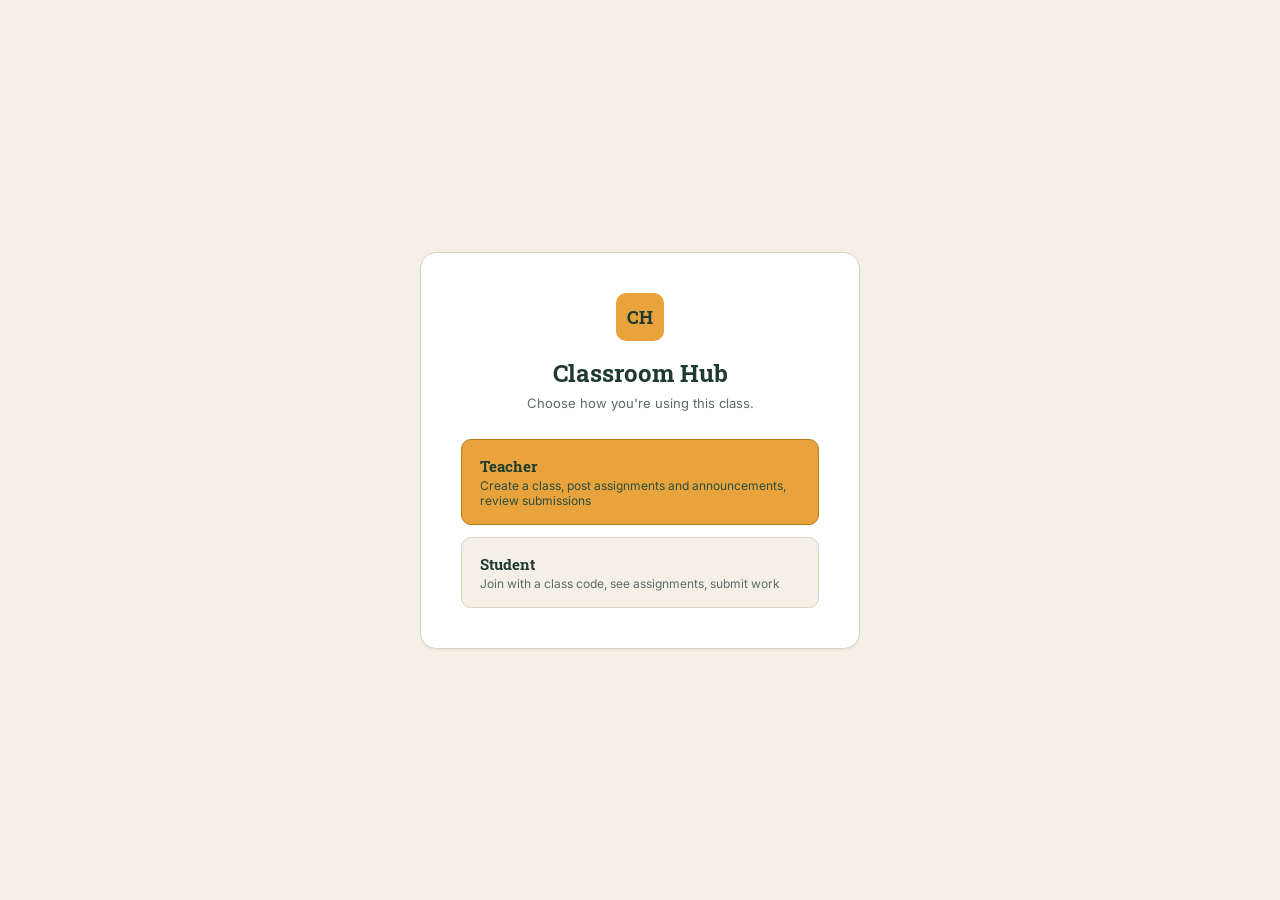
<file: index.html>
<!DOCTYPE html>
<html lang="en">
<head>
<meta charset="UTF-8">
<meta name="viewport" content="width=device-width, initial-scale=1.0">
<title>Classroom Hub</title>
<link rel="preconnect" href="https://fonts.googleapis.com">
<link href="https://fonts.googleapis.com/css2?family=Roboto+Slab:wght@500;700&family=Inter:wght@400;500;600&display=swap" rel="stylesheet">
<link rel="stylesheet" href="styles.css">
<style>
  .landing{min-height:100vh;display:flex;align-items:center;justify-content:center;padding:24px;}
  .landing-card{background:var(--paper);border:0.5px solid var(--line);border-radius:16px;padding:40px;width:440px;max-width:100%;box-shadow:var(--shadow);text-align:center;}
  .landing-card .mark{width:48px;height:48px;background:var(--amber);border-radius:10px;display:flex;align-items:center;justify-content:center;color:var(--forest);font-family:'Roboto Slab',serif;font-weight:700;font-size:18px;margin:0 auto 16px;}
  .landing-card h1{font-size:24px;margin-bottom:6px;}
  .landing-card p{font-size:13px;color:var(--slate);margin:0 0 28px;}
  .landing-links{display:flex;flex-direction:column;gap:12px;}
  .landing-link{display:block;text-decoration:none;background:var(--cream);border:0.5px solid var(--line);border-radius:10px;padding:16px 18px;text-align:left;transition:background 0.15s;}
  .landing-link:hover{background:#EFE8D8;}
  .landing-link.primary{background:var(--amber);border-color:var(--amber-dark);}
  .landing-link.primary:hover{background:var(--amber-dark);}
  .landing-link .role{font-family:'Roboto Slab',serif;font-weight:700;font-size:15px;color:var(--forest);margin-bottom:2px;}
  .landing-link .desc{font-size:12px;color:var(--slate);}
  .landing-link.primary .desc{color:var(--forest-light);}
</style>
</head>
<body>
  <div class="landing">
    <div class="landing-card">
      <div class="mark">CH</div>
      <h1>Classroom Hub</h1>
      <p>Choose how you're using this class.</p>
      <div class="landing-links">
        <a class="landing-link primary" href="teacher.html">
          <div class="role">Teacher</div>
          <div class="desc">Create a class, post assignments and announcements, review submissions</div>
        </a>
        <a class="landing-link" href="student.html">
          <div class="role">Student</div>
          <div class="desc">Join with a class code, see assignments, submit work</div>
        </a>
      </div>
    </div>
  </div>
</body>
</html>
</file>
<file: styles.css>
/* ============================= DESIGN TOKENS ============================= */
:root{
  --forest:#1F3A2E;
  --forest-light:#2B4F3E;
  --cream:#F5F0E6;
  --paper:#FFFFFF;
  --amber:#E8A33D;
  --amber-dark:#B87A1F;
  --slate:#5C6B66;
  --slate-light:#8B9A94;
  --coral:#C1502E;
  --green-ok:#3B6D40;
  --line:#D8D2C2;
  --radius:10px;
  --shadow:0 1px 2px rgba(31,58,46,0.08);
  font-family:'Inter',sans-serif;
}
*{box-sizing:border-box;}
body{margin:0;background:var(--cream);color:var(--forest);min-height:100vh;}
h1,h2,h3{font-family:'Roboto Slab',serif;font-weight:700;margin:0;}
.mono{font-family:'JetBrains Mono',monospace;}

/* ============================= LAYOUT ============================= */
.app{display:flex;min-height:100vh;}
.sidebar{width:220px;background:var(--forest);color:var(--cream);padding:20px 14px;display:flex;flex-direction:column;gap:4px;flex-shrink:0;}
.brand{display:flex;align-items:center;gap:8px;margin-bottom:22px;padding:0 6px;}
.brand .mark{width:28px;height:28px;background:var(--amber);border-radius:6px;display:flex;align-items:center;justify-content:center;color:var(--forest);font-family:'Roboto Slab',serif;font-weight:700;}
.brand h1{font-size:16px;color:var(--cream);}
.nav-btn{background:none;border:none;text-align:left;color:var(--cream);opacity:0.75;padding:10px 12px;border-radius:8px;font-size:14px;font-weight:500;cursor:pointer;display:flex;align-items:center;gap:10px;}
.nav-btn:hover{opacity:1;background:var(--forest-light);}
.nav-btn.active{opacity:1;background:var(--forest-light);color:var(--amber);}
.class-code-box{margin-top:auto;background:var(--forest-light);border-radius:10px;padding:12px;}
.class-code-box label{display:block;color:var(--slate-light);margin-bottom:6px;letter-spacing:.03em;text-transform:uppercase;font-size:10px;}
.class-code-box .code{font-family:'JetBrains Mono',monospace;font-size:18px;font-weight:700;color:var(--amber);letter-spacing:.08em;}
.sync-dot{display:flex;align-items:center;gap:6px;font-size:11px;color:var(--slate-light);margin-top:10px;}
.sync-dot .dot{width:6px;height:6px;border-radius:50%;background:#5DCAA5;flex-shrink:0;}
.sync-dot .dot.offline{background:var(--coral);}

.main{flex:1;padding:28px 36px;max-width:980px;}
.topbar{display:flex;justify-content:space-between;align-items:flex-start;margin-bottom:24px;}
.topbar h2{font-size:22px;}
.topbar p{margin:4px 0 0;color:var(--slate);font-size:13px;}
.who{display:flex;align-items:center;gap:10px;background:var(--paper);border:0.5px solid var(--line);padding:8px 12px;border-radius:var(--radius);}
.who .avatar{width:30px;height:30px;border-radius:50%;background:var(--amber);color:var(--forest);display:flex;align-items:center;justify-content:center;font-weight:700;font-size:12px;}
.who span{font-size:13px;font-weight:600;}
.who small{display:block;color:var(--slate);font-weight:400;font-size:11px;}

/* ============================= CARDS ============================= */
.card{background:var(--paper);border:0.5px solid var(--line);border-radius:12px;padding:18px 20px;margin-bottom:14px;box-shadow:var(--shadow);}
.card-row{display:flex;justify-content:space-between;align-items:flex-start;gap:14px;}
.card h3{font-size:15px;margin-bottom:4px;}
.card .meta{font-size:12px;color:var(--slate);}
.card .body-text{font-size:13px;color:var(--forest);margin-top:8px;line-height:1.5;}
.grid-2{display:grid;grid-template-columns:1fr 1fr;gap:14px;}
.empty{text-align:center;padding:40px 20px;color:var(--slate);border:1px dashed var(--line);border-radius:12px;background:rgba(255,255,255,0.4);}
.empty h3{color:var(--forest);font-size:15px;margin-bottom:6px;}
.empty p{font-size:13px;margin:0 0 14px;}

/* stamp badge — signature element, a rubber-stamped ledger mark */
.stamp{display:inline-block;font-family:'JetBrains Mono',monospace;font-size:10px;font-weight:700;letter-spacing:.06em;text-transform:uppercase;padding:4px 9px;border-radius:3px;border:1.5px solid currentColor;transform:rotate(-3deg);white-space:nowrap;}
.stamp.assigned{color:var(--amber-dark);}
.stamp.submitted{color:var(--forest);}
.stamp.overdue{color:var(--coral);}

/* ============================= FORMS ============================= */
input,textarea,select{width:100%;font-family:'Inter',sans-serif;font-size:13px;padding:9px 11px;border:0.5px solid var(--line);border-radius:8px;background:var(--paper);color:var(--forest);}
input:focus,textarea:focus,select:focus{outline:2px solid var(--amber);outline-offset:1px;}
label{font-size:12px;font-weight:600;color:var(--slate);display:block;margin-bottom:5px;}
.field{margin-bottom:12px;}
button.btn{font-family:'Inter',sans-serif;font-size:13px;font-weight:600;padding:9px 16px;border-radius:8px;border:0.5px solid var(--line);background:var(--paper);color:var(--forest);cursor:pointer;}
button.btn:hover{background:var(--cream);}
button.btn.primary{background:var(--amber);border-color:var(--amber-dark);color:var(--forest);}
button.btn.primary:hover{background:var(--amber-dark);color:var(--cream);}
button.btn.danger{color:var(--coral);}
button.btn.small{padding:6px 10px;font-size:12px;}
button.btn:disabled{opacity:0.4;cursor:not-allowed;}
.form-actions{display:flex;gap:8px;justify-content:flex-end;margin-top:6px;}

/* ============================= MISC ============================= */
.section-head{display:flex;justify-content:space-between;align-items:center;margin-bottom:14px;}
.modal-bg{position:fixed;inset:0;background:rgba(31,58,46,0.35);display:flex;align-items:center;justify-content:center;z-index:50;}
.modal{background:var(--paper);border-radius:14px;padding:22px 24px;width:420px;max-width:90vw;max-height:88vh;overflow-y:auto;box-shadow:0 8px 30px rgba(0,0,0,0.2);}
.modal.wide{width:560px;}
.modal h3{margin-bottom:14px;font-size:16px;}
.hidden{display:none !important;}

/* ============================= QUIZZES ============================= */
.quiz-q{border:0.5px solid var(--line);border-radius:10px;padding:14px 16px;margin-bottom:12px;background:var(--cream);}
.quiz-q img{max-width:100%;max-height:260px;object-fit:contain;border-radius:8px;margin:10px 0;display:block;}
.quiz-opt{padding:9px 12px;border:0.5px solid var(--line);border-radius:8px;margin-bottom:6px;cursor:pointer;background:var(--paper);font-size:13px;}
.quiz-opt:hover{background:#EFE8D8;}
.quiz-opt.selected{border-color:var(--amber-dark);background:#FCEFD8;font-weight:600;}
.feedback{font-size:12px;font-weight:700;margin-top:8px;padding:5px 10px;border-radius:6px;display:inline-block;}
.feedback.correct{background:rgba(59,109,64,0.14);color:var(--green-ok);}
.feedback.incorrect{background:rgba(193,80,46,0.14);color:var(--coral);}
.feedback.revealed{background:rgba(184,122,31,0.14);color:var(--amber-dark);}
.qbuilder-row{border:0.5px dashed var(--line);border-radius:8px;padding:14px;margin-bottom:12px;position:relative;background:var(--cream);}
.qbuilder-row .remove-q{position:absolute;top:10px;right:10px;}
.qbuilder-row .opt-input{margin-bottom:6px;}

/* ============================= BOOK VIEWER ============================= */
.book-modal{width:920px;}
.book-viewer-head{display:flex;justify-content:space-between;align-items:center;margin-bottom:14px;}
.book-viewer{display:flex;gap:16px;}
.book-toc{width:190px;flex-shrink:0;max-height:66vh;overflow-y:auto;border-right:0.5px solid var(--line);padding-right:12px;}
.book-toc-item{font-size:12px;padding:8px 6px;border-radius:6px;cursor:pointer;color:var(--forest);line-height:1.4;}
.book-toc-item:hover{background:var(--cream);}
.book-bookmark-item{display:flex;justify-content:space-between;align-items:flex-start;gap:6px;padding-right:0;}
.book-bookmark-item > div{flex:1;cursor:pointer;}
.book-bookmark-item button{padding:2px 7px;font-size:11px;flex-shrink:0;}
.book-page-area{flex:1;display:flex;flex-direction:column;min-width:0;}
.book-controls{display:flex;align-items:center;gap:8px;margin-bottom:10px;flex-wrap:wrap;}
.book-controls input[type="number"]{width:56px;display:inline-block;padding:4px 6px;text-align:center;}
.book-page-wrap{flex:1;overflow:auto;border:0.5px solid var(--line);border-radius:8px;background:var(--cream);text-align:center;padding:16px;min-height:60vh;touch-action:pan-y;}
.book-page-wrap img{max-width:100%;transform-origin:top center;box-shadow:0 2px 10px rgba(0,0,0,0.12);border-radius:2px;}
.book-empty-toc{font-size:12px;color:var(--slate);}

/* ============================= PILL TABS (Homework categories) ============================= */
.pill-tabs{display:flex;gap:8px;flex-wrap:wrap;margin-bottom:16px;}
.pill-tab{font-family:'Inter',sans-serif;font-size:12px;font-weight:600;padding:7px 14px;border-radius:999px;border:0.5px solid var(--line);background:var(--paper);color:var(--slate);cursor:pointer;}
.pill-tab:hover{background:var(--cream);}
.pill-tab.active{background:var(--forest);border-color:var(--forest);color:var(--cream);}

/* ============================= GATE SCREEN (create/join) ============================= */
.gate{min-height:100vh;display:flex;align-items:center;justify-content:center;padding:24px;}
.gate-card{background:var(--paper);border:0.5px solid var(--line);border-radius:16px;padding:32px;width:380px;max-width:100%;box-shadow:var(--shadow);}
.gate-card .mark{width:40px;height:40px;background:var(--amber);border-radius:8px;display:flex;align-items:center;justify-content:center;color:var(--forest);font-family:'Roboto Slab',serif;font-weight:700;margin-bottom:14px;}
.gate-card h2{font-size:20px;margin-bottom:4px;}
.gate-card p{font-size:13px;color:var(--slate);margin:0 0 20px;}
.gate-error{color:var(--coral);font-size:12px;margin-top:8px;min-height:16px;}

/* ============================= RESPONSIVE ============================= */
/* Tablet and below: tighten desktop spacing */
@media (max-width: 900px){
  .main{padding:20px 22px;max-width:100%;}
  .grid-2{grid-template-columns:1fr;}
  .modal.wide{width:90vw;}
}

/* Phone: sidebar becomes a top bar, content stacks, touch targets grow */
@media (max-width: 640px){
  body{-webkit-text-size-adjust:100%;}

  .app{flex-direction:column;min-height:100vh;}

  .sidebar{
    width:100%;
    flex-direction:row;
    flex-wrap:wrap;
    align-items:center;
    padding:12px 14px;
    gap:6px;
    position:sticky;
    top:0;
    z-index:40;
  }
  .brand{margin-bottom:0;padding:0;flex:1 0 auto;}
  .brand h1{font-size:15px;}

  .nav-btn{
    flex:1 1 auto;
    padding:10px 8px;
    font-size:13px;
    justify-content:center;
    text-align:center;
    min-height:40px;
  }
  .nav-btn span{white-space:nowrap;}

  .class-code-box{
    order:3;
    margin-top:8px;
    width:100%;
    flex:1 1 100%;
    padding:10px 12px;
  }
  .class-code-box label{margin-bottom:4px;}

  .main{padding:16px;}

  .topbar{flex-direction:column;align-items:stretch;gap:10px;margin-bottom:18px;}
  .topbar h2{font-size:19px;}
  .who{align-self:flex-start;}

  .card{padding:14px 16px;}
  .card-row{flex-direction:column;align-items:flex-start;gap:8px;}
  .card-row .stamp{align-self:flex-start;}

  .section-head{flex-direction:column;align-items:stretch;gap:10px;}
  .section-head button.btn{width:100%;}

  .form-actions{flex-direction:column-reverse;}
  .form-actions button.btn{width:100%;}

  .modal, .modal.wide{width:100%;max-width:100%;padding:18px;border-radius:12px 12px 0 0;position:fixed;left:0;right:0;bottom:0;max-height:85vh;overflow-y:auto;}
  .modal-bg{align-items:flex-end;}

  .gate-card{padding:24px;border-radius:14px;}

  input,textarea,select{font-size:16px;} /* prevents iOS zoom-on-focus */
  button.btn{min-height:40px;}

  /* Fixed 3-column submissions table -> stacked cards */
  table.sub-table{font-size:12px;}
  table.sub-table thead{display:none;}
  table.sub-table, table.sub-table tbody, table.sub-table tr, table.sub-table td{display:block;width:100%;}
  table.sub-table tr{border-bottom:1px solid var(--line);padding:10px 0;}
  table.sub-table tr:last-child{border-bottom:none;}
  table.sub-table td{padding:2px 0 !important;}
  table.sub-table td:before{content:attr(data-label);display:block;font-size:10px;font-weight:700;text-transform:uppercase;letter-spacing:.04em;color:var(--slate-light);margin-bottom:2px;}

  /* Variable-width quiz results table -> horizontal scroll instead of squeeze */
  .table-scroll{overflow-x:auto;-webkit-overflow-scrolling:touch;}
  table.scroll-table{white-space:nowrap;}

  .quiz-q img{max-height:180px;}

  .book-modal, .book-modal.wide{width:100%; padding-top: calc(env(safe-area-inset-top, 0px) + 34px);}
  .book-viewer-head{margin-top: 6px;}
  .book-viewer{flex-direction:column;}
  .book-toc{width:100%;max-height:110px;border-right:none;border-bottom:0.5px solid var(--line);padding-right:0;padding-bottom:8px;margin-bottom:8px;}
  .book-page-wrap{min-height:50vh;padding:10px;}
  .book-controls{gap:6px;}
}
/* ============================= CALLING (call.js) ============================= */
#cc-root{position:fixed;inset:0;pointer-events:none;z-index:200;}
#cc-root > *{pointer-events:auto;}

.cc-fab{
  position:fixed;right:18px;bottom:calc(18px + env(safe-area-inset-bottom,0px));
  width:52px;height:52px;border-radius:50%;border:none;
  background:var(--forest);color:var(--amber);font-size:22px;
  display:flex;align-items:center;justify-content:center;
  box-shadow:0 4px 14px rgba(31,58,46,0.35);cursor:pointer;
}
.cc-fab-badge{
  position:absolute;top:-4px;right:-4px;min-width:18px;height:18px;padding:0 4px;
  background:var(--coral);color:#fff;border-radius:9px;font-size:11px;font-weight:700;
  display:flex;align-items:center;justify-content:center;font-family:'Inter',sans-serif;
}

.cc-panel{
  position:fixed;right:18px;bottom:calc(80px + env(safe-area-inset-bottom,0px));
  width:min(280px,80vw);max-height:60vh;overflow-y:auto;
  background:var(--paper);border:0.5px solid var(--line);border-radius:14px;
  box-shadow:0 8px 30px rgba(0,0,0,0.18);padding:10px;
}
.cc-panel-head{font-family:'Roboto Slab',serif;font-weight:700;font-size:14px;padding:6px 8px 10px;}
.cc-panel-empty{font-size:12px;color:var(--slate);padding:8px;}
.cc-panel-row{display:flex;align-items:center;gap:8px;padding:8px;border-radius:8px;}
.cc-panel-row:hover{background:var(--cream);}
.cc-dot-online{width:8px;height:8px;border-radius:50%;background:#5DCAA5;flex-shrink:0;}
.cc-panel-name{flex:1;font-size:13px;font-weight:600;}
.cc-tag{font-size:10px;font-weight:700;color:var(--amber-dark);background:#FCEFD8;padding:1px 6px;border-radius:5px;margin-left:4px;}
.cc-panel-call{border:none;background:var(--amber);color:var(--forest);width:34px;height:34px;border-radius:50%;font-size:15px;cursor:pointer;flex-shrink:0;}

.cc-history-head{border-top:0.5px solid var(--line);margin-top:8px;padding-top:14px;font-size:12px;color:var(--slate);}
.cc-history-row{display:flex;align-items:center;gap:8px;padding:6px 8px;font-size:12px;}
.cc-history-icon{flex-shrink:0;}
.cc-history-name{font-weight:600;flex-shrink:0;}
.cc-history-meta{color:var(--slate);overflow:hidden;text-overflow:ellipsis;white-space:nowrap;}

.cc-incoming{position:fixed;inset:0;background:rgba(31,58,46,0.4);display:flex;align-items:center;justify-content:center;z-index:210;padding:20px;}
.cc-incoming-card{background:var(--paper);border-radius:16px;padding:26px;width:320px;max-width:100%;text-align:center;box-shadow:0 8px 30px rgba(0,0,0,0.25);}
.cc-incoming-title{font-family:'Roboto Slab',serif;font-weight:700;font-size:16px;margin-bottom:18px;}
.cc-incoming-actions{display:flex;gap:10px;}
.cc-incoming-actions .btn{flex:1;min-height:44px;}

.cc-bubble{
  position:fixed;right:18px;bottom:calc(18px + env(safe-area-inset-bottom,0px));
  width:min(240px,60vw);aspect-ratio:4/3;border-radius:14px;overflow:hidden;
  background:#111;box-shadow:0 8px 30px rgba(0,0,0,0.35);touch-action:none;
  cursor:grab;
}
.cc-bubble.cc-bubble-min{width:64px;height:64px;aspect-ratio:auto;border-radius:50%;}
.cc-bubble.cc-bubble-min .cc-remote-video,
.cc-bubble.cc-bubble-min .cc-local-video,
.cc-bubble.cc-bubble-min .cc-bubble-status{display:none;}
.cc-bubble.cc-bubble-min .cc-bubble-controls{
  position:static;width:100%;height:100%;background:var(--forest);
  display:flex;align-items:center;justify-content:center;padding:0;
}
.cc-bubble.cc-bubble-min .cc-bubble-controls .cc-ctrl{display:none;}
.cc-bubble.cc-bubble-min .cc-bubble-controls .cc-ctrl-min{display:flex;color:var(--amber);font-size:20px;width:100%;height:100%;border-radius:50%;}

.cc-remote-video{width:100%;height:100%;object-fit:cover;display:block;}
.cc-local-video{
  position:absolute;right:8px;top:8px;width:32%;aspect-ratio:4/3;
  object-fit:cover;border-radius:8px;border:2px solid rgba(255,255,255,0.8);
}
.cc-bubble-status{
  position:absolute;left:8px;top:8px;background:rgba(0,0,0,0.55);color:#fff;
  font-size:11px;padding:3px 8px;border-radius:6px;max-width:70%;
  overflow:hidden;text-overflow:ellipsis;white-space:nowrap;
}
.cc-control-banner{
  position:absolute;left:8px;right:8px;top:32px;background:rgba(232,163,61,0.92);color:var(--forest);
  font-size:11px;font-weight:600;padding:4px 8px;border-radius:6px;text-align:center;
}
.cc-bubble-controls{
  position:absolute;left:0;right:0;bottom:0;display:flex;gap:6px;justify-content:center;flex-wrap:wrap;
  padding:8px;background:linear-gradient(transparent,rgba(0,0,0,0.6));
}
.cc-ctrl{
  width:36px;height:36px;border-radius:50%;border:none;background:rgba(255,255,255,0.9);
  color:var(--forest);font-size:15px;display:flex;align-items:center;justify-content:center;cursor:pointer;flex-shrink:0;
}
.cc-ctrl-off{background:var(--coral);color:#fff;}
.cc-ctrl-end{background:var(--coral);color:#fff;}
.cc-ctrl-active{background:var(--amber);color:var(--forest);box-shadow:0 0 0 2px var(--amber-dark) inset;}

/* -------- reconnect handling: pulsing amber ring while trying to recover -------- */
.cc-bubble.cc-bubble-reconnecting{animation:cc-reconnect-pulse 1.4s ease-in-out infinite;}
@keyframes cc-reconnect-pulse{
  0%, 100%{box-shadow:0 0 0 0 rgba(232,163,61,0.55);}
  50%{box-shadow:0 0 0 6px rgba(232,163,61,0);}
}

/* -------- enlarge / expand: a large centered panel, same behavior on every device -------- */
.cc-bubble.cc-bubble-expanded{
  position:fixed;left:50%;top:50%;right:auto;bottom:auto;
  transform:translate(-50%,-50%);
  width:min(1000px,92vw);height:min(720px,86vh);aspect-ratio:auto;
  border-radius:16px;cursor:default;touch-action:auto;
}
.cc-bubble.cc-bubble-expanded .cc-local-video{width:22%;max-width:220px;}
.cc-bubble.cc-bubble-expanded .cc-bubble-status,
.cc-bubble.cc-bubble-expanded .cc-control-banner{font-size:13px;}
.cc-bubble.cc-bubble-expanded .cc-ctrl{width:42px;height:42px;font-size:17px;}

.hidden{display:none !important;}

@media (max-width:640px){
  .cc-fab{width:56px;height:56px;right:14px;bottom:calc(14px + env(safe-area-inset-bottom,0px));}
  .cc-panel{right:10px;left:10px;width:auto;bottom:calc(84px + env(safe-area-inset-bottom,0px));}
  .cc-bubble{width:min(180px,52vw);right:12px;bottom:calc(84px + env(safe-area-inset-bottom,0px));}
  .cc-panel-call{width:40px;height:40px;}
  .cc-bubble.cc-bubble-expanded{width:96vw;height:80vh;}
}

/* ============================= WHITEBOARD (whiteboard.js) ============================= */
.wb-page{padding:2px;}
.wb-list-head{display:flex;justify-content:space-between;align-items:center;margin-bottom:16px;}
.wb-list-head h3{font-size:18px;}
.wb-grid{display:grid;grid-template-columns:repeat(auto-fill,minmax(180px,1fr));gap:14px;}
.wb-card{position:relative;background:var(--paper);border:0.5px solid var(--line);border-radius:12px;padding:16px;cursor:pointer;box-shadow:var(--shadow);transition:transform 0.1s;}
.wb-card:hover{transform:translateY(-2px);border-color:var(--amber-dark);}
.wb-card-thumb{font-size:26px;margin-bottom:8px;}
.wb-card-title{font-weight:700;font-size:14px;margin-bottom:4px;padding-right:50px;}
.wb-card-meta{font-size:11px;color:var(--slate);}
.wb-card-delete{position:absolute;top:12px;right:12px;padding:4px 8px;font-size:11px;}

.wb-editor{display:flex;flex-direction:column;gap:10px;}
.wb-toolbar{display:flex;align-items:center;gap:12px;flex-wrap:wrap;background:var(--paper);border:0.5px solid var(--line);border-radius:10px;padding:8px 12px;}
.wb-title{font-family:'Roboto Slab',serif;font-weight:700;font-size:15px;cursor:pointer;padding:4px 8px;border-radius:6px;}
.wb-title:hover{background:var(--cream);}
.wb-tools{display:flex;align-items:center;gap:10px;flex-wrap:wrap;margin-left:auto;}
.wb-dropdown-wrap{position:relative;}
.wb-dropdown-toggle.cc-ctrl-active{background:var(--amber);color:var(--forest);box-shadow:0 0 0 2px var(--amber-dark) inset;}
.wb-dropdown-panel{position:absolute;top:calc(100% + 6px);left:0;z-index:20;background:var(--paper);border:0.5px solid var(--line);border-radius:10px;box-shadow:0 8px 24px rgba(0,0,0,0.15);padding:10px;width:max-content;max-width:260px;}
.wb-dropdown-panel.hidden{display:none;}
.wb-dropdown-item{display:flex;align-items:center;gap:8px;width:100%;padding:7px 10px;border:none;background:none;border-radius:6px;cursor:pointer;font-size:13px;font-weight:600;color:var(--forest);text-align:left;}
.wb-dropdown-item:hover{background:var(--cream);}
.wb-dropdown-item.cc-ctrl-active{background:var(--amber);}
.wb-dropdown-item-icon{width:18px;text-align:center;font-size:14px;}
.wb-dropdown-hint{font-size:11px;color:var(--slate);margin:8px 0 0;max-width:170px;}
.wb-text-panel{display:flex;flex-direction:column;gap:4px;min-width:170px;}
.wb-text-panel label{font-size:11px;font-weight:600;color:var(--slate);margin-top:4px;}
.wb-text-panel select{padding:6px 8px;border-radius:6px;border:0.5px solid var(--line);font-size:13px;}
.wb-text-style-row{display:flex;gap:6px;margin-top:4px;}
.wb-text-style-row .btn{min-width:34px;}
.wb-symbol-panel{display:flex;flex-direction:column;gap:4px;max-height:280px;overflow-y:auto;}
.wb-symbol-group-label{font-size:10px;font-weight:700;letter-spacing:.05em;text-transform:uppercase;color:var(--slate);margin:6px 0 2px;}
.wb-symbol-grid{display:grid;grid-template-columns:repeat(8,28px);gap:4px;}
.wb-symbol-btn{width:28px;height:28px;border-radius:6px;border:0.5px solid var(--line);background:var(--cream);font-size:15px;cursor:pointer;display:flex;align-items:center;justify-content:center;}
.wb-symbol-btn:hover{background:var(--amber);}
.wb-swatches{display:flex;gap:5px;}
.wb-swatch{width:22px;height:22px;border-radius:50%;border:2px solid transparent;cursor:pointer;padding:0;}
.wb-swatch-active{border-color:var(--forest);box-shadow:0 0 0 2px var(--amber);}
.wb-sizes{display:flex;gap:4px;}
.wb-size-btn{width:28px;height:28px;border-radius:6px;border:0.5px solid var(--line);background:var(--paper);font-size:11px;font-weight:700;cursor:pointer;}
.wb-size-active{background:var(--amber);border-color:var(--amber-dark);}

.wb-canvas-wrap{position:relative;flex:none;width:100%;aspect-ratio:16/9;max-width:calc((100vh - 200px)*16/9);margin:0 auto;container-type:inline-size;border-radius:12px;overflow:hidden;border:0.5px solid var(--line);background:#fff;box-shadow:var(--shadow);cursor:crosshair;}
.wb-canvas-wrap.wb-tool-select{cursor:default;}
.wb-objects-layer{position:absolute;inset:0;width:100%;height:100%;}
.wb-preview-layer{position:absolute;inset:0;width:100%;height:100%;pointer-events:none;}
.wb-cursor-layer{position:absolute;inset:0;pointer-events:none;overflow:hidden;}

/* ---- objects (text / shape / image / path) ---- */
.wb-obj{position:absolute;box-sizing:border-box;cursor:grab;}
.wb-obj:active{cursor:grabbing;}
.wb-obj-content{width:100%;height:100%;position:relative;}
.wb-obj-svg{width:100%;height:100%;display:block;overflow:visible;pointer-events:none;}
.wb-obj-img{width:100%;height:100%;object-fit:fill;display:block;pointer-events:none;user-select:none;}
/* pointer-events:none by default so the wrapper (.wb-obj) always owns the
   full box for move/resize hit-testing — an SVG shape with fill:none only
   registers clicks on its stroke, not its empty interior, otherwise. Text
   re-enables pointer-events only while actively being edited. */
.wb-obj-text{width:100%;height:100%;overflow:auto;padding:4px 6px;outline:none;line-height:1.35;cursor:text;pointer-events:none;user-select:none;}
.wb-obj-text ul,.wb-obj-text ol{margin:4px 0;padding-left:22px;}
.wb-obj-text[contenteditable="true"]{cursor:text;box-shadow:0 0 0 2px var(--amber) inset;background:rgba(255,255,255,0.4);pointer-events:auto;user-select:text;}
.wb-obj-selected{outline:1.5px dashed var(--amber-dark);z-index:999;}
.wb-obj-handle{transform:scale(calc(1 / var(--wb-z,1)));position:absolute;width:12px;height:12px;background:var(--amber);border:1.5px solid var(--forest);border-radius:3px;display:none;z-index:1000;}
.wb-obj-selected .wb-obj-handle{display:block;}
.wb-h-nw{left:-6px;top:-6px;cursor:nwse-resize;}
.wb-h-ne{right:-6px;top:-6px;cursor:nesw-resize;}
.wb-h-sw{left:-6px;bottom:-6px;cursor:nesw-resize;}
.wb-h-se{right:-6px;bottom:-6px;cursor:nwse-resize;}
.wb-cursor{position:absolute;transform:translate(-50%,-50%) scale(calc(1 / var(--wb-z,1)));transition:left 250ms linear,top 250ms linear;}
.wb-cursor-dot{width:10px;height:10px;border-radius:50%;border:2px solid #fff;box-shadow:0 1px 3px rgba(0,0,0,0.4);}
.wb-cursor-label{position:absolute;left:10px;top:-6px;color:#fff;font-size:10px;font-weight:700;padding:2px 6px;border-radius:5px;white-space:nowrap;box-shadow:0 1px 3px rgba(0,0,0,0.3);}

/* -------- in-call whiteboard overlay -------- */
.wb-overlay-bg{position:fixed;inset:0;background:rgba(31,58,46,0.55);display:flex;align-items:center;justify-content:center;z-index:220;padding:20px;}
.wb-overlay-panel{background:var(--cream);border-radius:16px;padding:14px;width:min(1100px,94vw);height:min(760px,90vh);box-shadow:0 12px 40px rgba(0,0,0,0.35);}
.wb-overlay-panel .wb-editor{height:auto;}

@media (max-width:640px){
  .wb-tools{margin-left:0;width:100%;justify-content:space-between;}
  .wb-overlay-panel{padding:8px;width:98vw;height:92vh;}
}

/* ============================= ACCESSIBILITY ============================= */
a, button, input, textarea, select, [tabindex]{
  outline-offset:2px;
}
a:focus-visible, button:focus-visible, input:focus-visible, textarea:focus-visible, select:focus-visible, .nav-btn:focus-visible, .landing-link:focus-visible{
  outline:2px solid var(--amber-dark);
  outline-offset:2px;
}
.cc-fab:focus-visible, .cc-ctrl:focus-visible, .cc-panel-call:focus-visible{
  outline:3px solid #fff;
  box-shadow:0 0 0 5px var(--amber-dark);
}
/* ============================= SETTINGS (feature toggles) ============================= */
.settings-row{display:flex;justify-content:space-between;align-items:center;gap:16px;padding:12px 0;border-bottom:0.5px solid var(--line);}
.settings-row:last-child{border-bottom:none;}
.settings-row-label{font-weight:600;font-size:13px;color:var(--forest);}
.switch{position:relative;display:inline-block;width:40px;height:22px;flex-shrink:0;cursor:pointer;}
.switch input{opacity:0;width:0;height:0;position:absolute;}
.switch-track{position:absolute;inset:0;background:var(--line);border-radius:999px;transition:background 0.15s;}
.switch-track::before{content:"";position:absolute;width:16px;height:16px;left:3px;top:3px;background:var(--paper);border-radius:50%;transition:transform 0.15s;box-shadow:0 1px 2px rgba(0,0,0,0.2);}
.switch input:checked + .switch-track{background:var(--green-ok);}
.switch input:checked + .switch-track::before{transform:translateX(18px);}
.switch input:focus-visible + .switch-track{outline:2px solid var(--amber-dark);outline-offset:2px;}
/* ============================= WHITEBOARD: PHONE / TOUCH ============================= */
/* The board keeps a fixed 16:9 shape at every size (so images and shapes are never
   stretched), and text scales with the board width via container units. */
.wb-rotate-hint{display:none;font-size:12px;color:var(--slate);text-align:center;}
.wb-overlay-panel{overflow:auto;}
.wb-overlay-panel .wb-canvas-wrap{max-width:calc((min(760px,90vh) - 150px)*16/9);}

@media (max-width:640px){
  .wb-toolbar{gap:8px;}
  /* Menus (shapes / text / symbols) become a bottom sheet so they never cover the small board */
  .wb-dropdown-panel{position:fixed;left:8px;right:8px;top:auto;bottom:calc(8px + env(safe-area-inset-bottom,0px));max-width:none;width:auto;max-height:50vh;overflow-y:auto;z-index:240;box-shadow:0 -4px 24px rgba(0,0,0,0.22);}
  .wb-symbol-grid{grid-template-columns:repeat(8,1fr);}
  .wb-symbol-btn{width:100%;height:36px;}
  .wb-canvas-wrap,.wb-overlay-panel .wb-canvas-wrap{max-width:100%;}
}
@media (max-width:640px) and (orientation:portrait){
  .wb-rotate-hint{display:block;}
}
/* Landscape phones are short: let the page scroll instead of shrinking the board */
@media (max-height:520px){
  .wb-canvas-wrap,.wb-overlay-panel .wb-canvas-wrap{max-width:100%;}
}
/* Fingers need bigger targets than mice */
@media (pointer:coarse){
  .wb-swatch{width:30px;height:30px;}
  .wb-size-btn{width:38px;height:38px;}
  .wb-toolbar .btn.small{min-height:38px;}
  .wb-obj-handle{width:22px;height:22px;border-radius:5px;}
  .wb-h-nw{left:-11px;top:-11px;}
  .wb-h-ne{right:-11px;top:-11px;}
  .wb-h-sw{left:-11px;bottom:-11px;}
  .wb-h-se{right:-11px;bottom:-11px;}
}

/* ---- zoom & pan ---- */
.wb-stage{position:absolute;inset:0;transform-origin:0 0;}
.wb-canvas-wrap.wb-tool-pan{cursor:grab;}
.wb-canvas-wrap.wb-tool-pan:active{cursor:grabbing;}
.wb-zoom{display:flex;align-items:center;gap:4px;}
.wb-zoom .btn{min-width:34px;}
.wb-zoom #wb-zoom-reset{min-width:56px;}
.wb-zoom .btn:disabled{opacity:0.4;cursor:default;}
</file>
